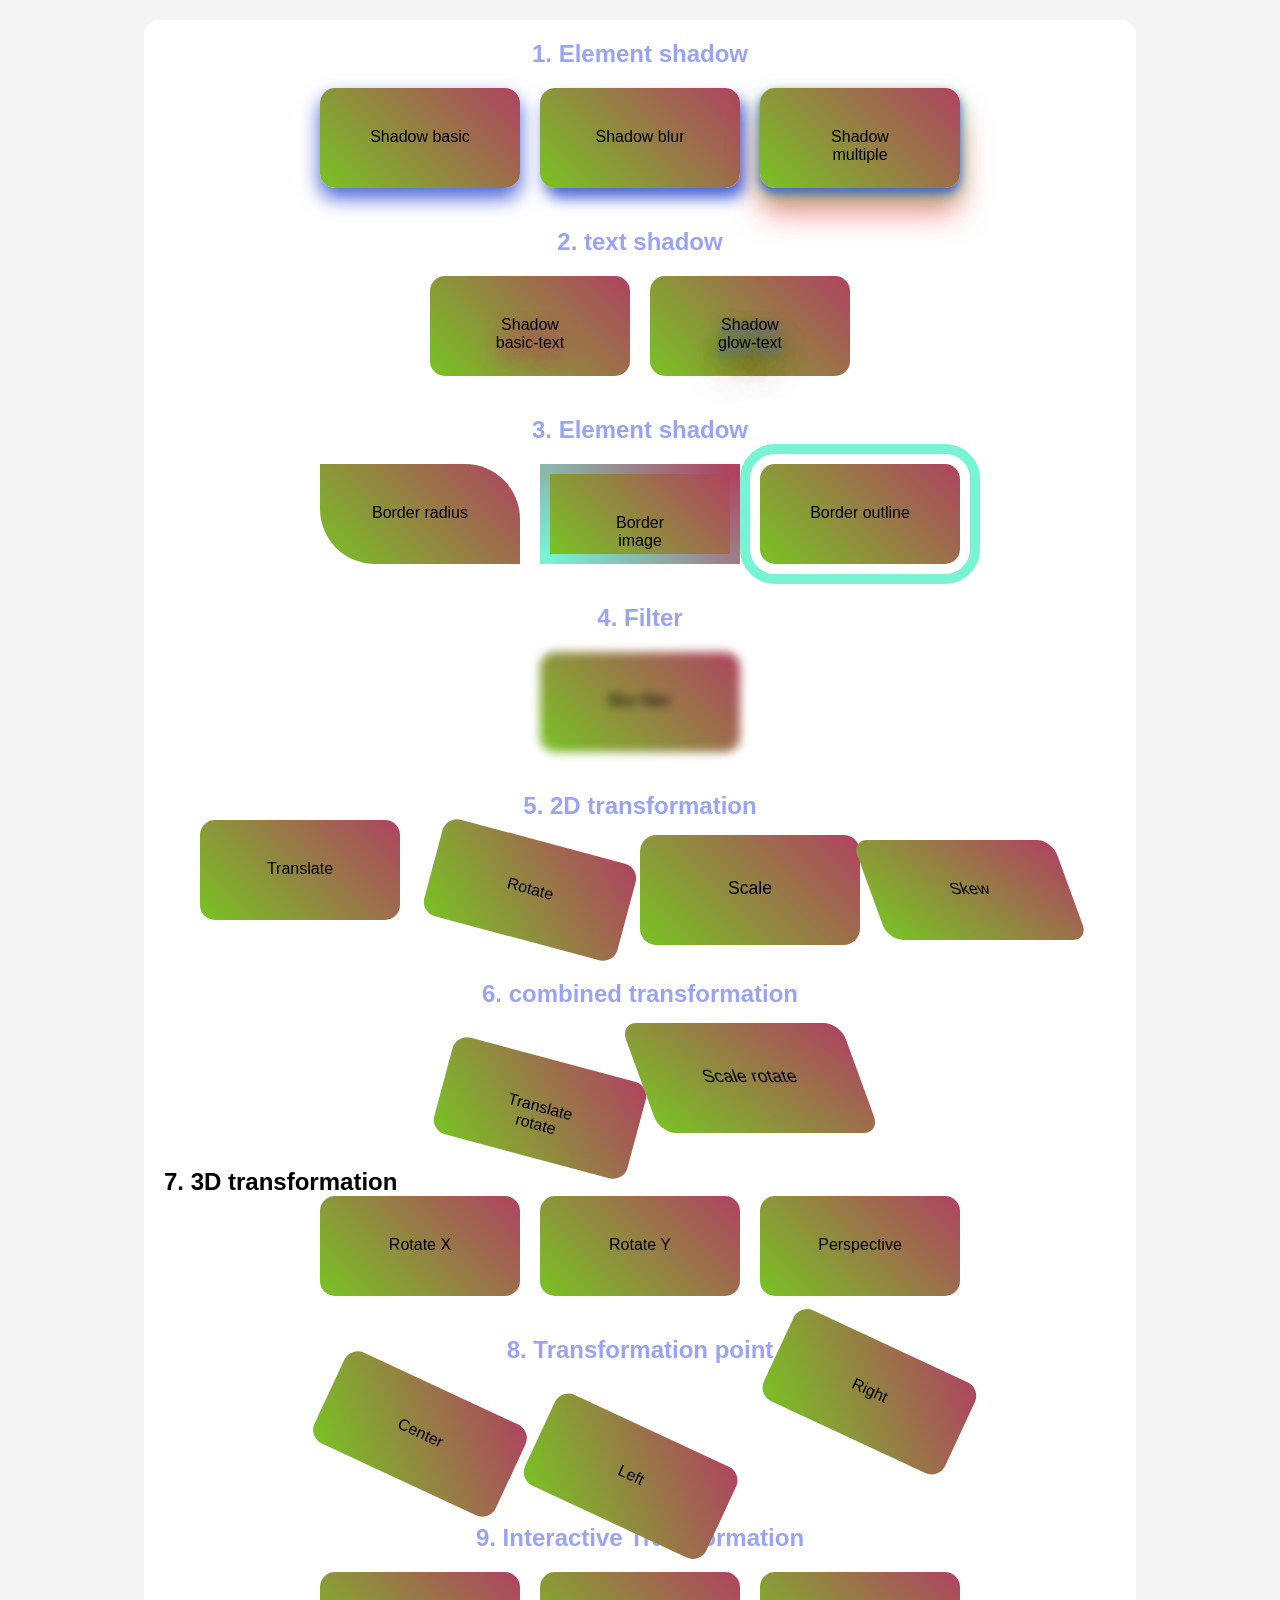
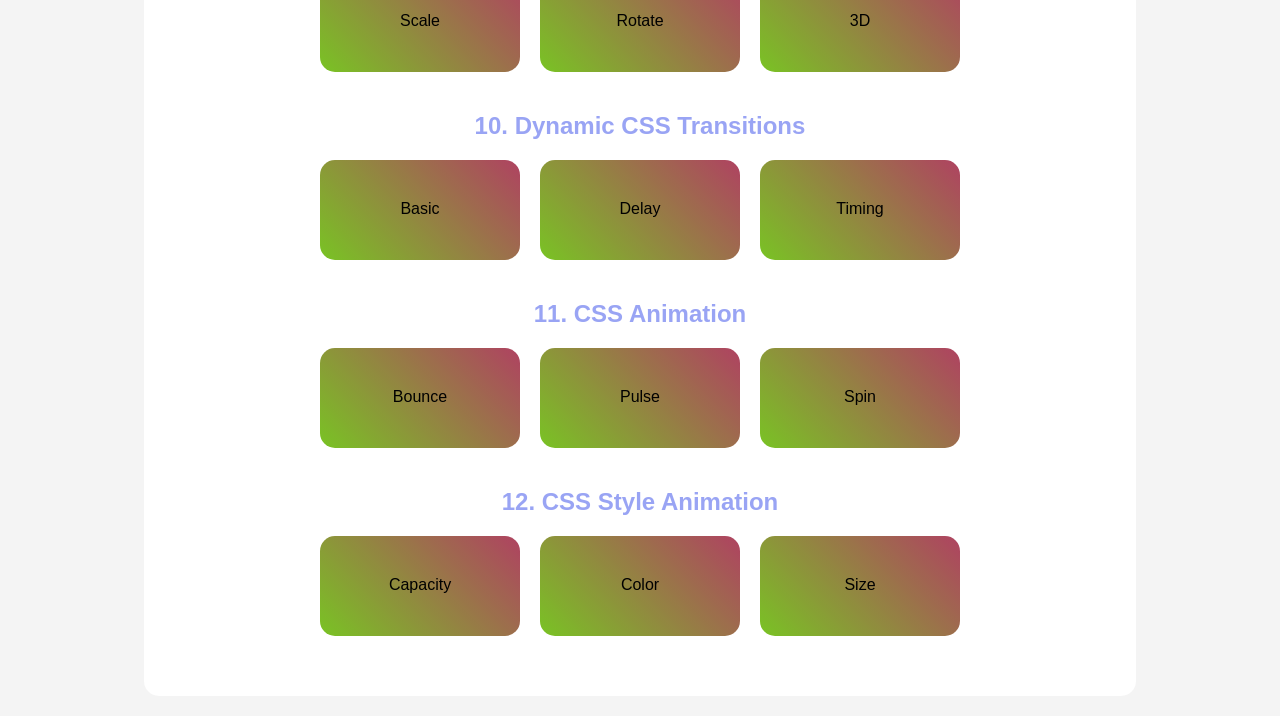
<file: Decorative css/index.html>
<!DOCTYPE html>
<html lang="en">
<head>
    <meta charset="UTF-8">
    <meta name="viewport" content="width=device-width, initial-scale=1.0">
    <title>Decorative css</title>
    <link rel="stylesheet" href="style.css">
</head>
<body>
    <div class="container">
        
        <section class="main-section">
            <h2 class="main-section__title">1. Element shadow</h2>
            <div class="example-row">
                <div class="example-box shadow-basic">Shadow basic</div>
                <div class="example-box shadow-blur">Shadow blur</div>
                <div class="example-box shadow-multiple">Shadow multiple</div>
            </div>
        </section>

        <section class="main-section">
            <h2 class="main-section__title">2. text shadow</h2>
            <div class="example-row">
                <div class="example-box shadow-basic-text">Shadow basic-text</div>
                <div class="example-box shadow-glow-text">Shadow glow-text</div>
                
            </div>
        </section>

        <section class="main-section">
            <h2 class="main-section__title">3. Element shadow</h2>
            <div class="example-row">
                <div class="example-box border-radius">Border radius</div>
                <div class="example-box border-image">Border image</div>
                <div class="example-box border-outline">Border outline</div>
            </div>
        </section>

        <section class="main-section">
            <h2 class="main-section__title">4. Filter</h2>
            <div class="example-row">
                <div class="example-box blur-filter">Blur filter</div>

            </div>
        </section>

        <section class="main-section">
            <h2 class="main-section__title">5. 2D transformation</h2>
            <div class="example-row">
                <div class="example-box translate">Translate</div>
                <div class="example-box rotate">Rotate</div>
                <div class="example-box scale">Scale</div>
                <div class="example-box skew">Skew</div>

            </div>
        </section>

        <section class="main-section">
            <h2 class="main-section__title">6. combined transformation</h2>
            <div class="example-row">
                <div class="example-box translate-rotate">Translate rotate</div>
                <div class="example-box scale-rotate">Scale rotate</div>
                

            </div>
        </section>

        <section class="main-section">
            <h2 class="main__section-title">7. 3D transformation</h2>
            <div class="example-row">
                <div class="example-box rotate-x">Rotate X</div>
                <div class="example-box rotate-y">Rotate Y</div>
                <div class="example-box perspective">Perspective</div>

            </div>
        </section>
        <section class="main-section">
            <h2 class="main-section__title">8. Transformation point</h2>
            <div class="example-row">
                <div class="example-box point-center">Center</div>
                <div class="example-box point-left">Left</div>
                <div class="example-box point-right">Right</div>

            </div>
        </section>

        <section class="main-section">
            <h2 class="main-section__title">9. Interactive Transformation</h2>
            <div class="example-row">
                <div class="example-box hover-scale">Scale</div>
                <div class="example-box hover-rotate">Rotate</div>
                <div class="example-box hover-3d">3D</div>

            </div>
        </section>

        <section class="main-section">
            <h2 class="main-section__title">10. Dynamic CSS Transitions </h2>
            <div class="example-row">
                <div class="example-box transition-basic">Basic</div>
                <div class="example-box transition-delay">Delay</div>
                <div class="example-box transition-timing">Timing</div>

            </div>
        </section>

        <section class="main-section">
            <h2 class="main-section__title">11. CSS Animation </h2>
            <div class="example-row">
                <div class="example-box animation-bounce">Bounce</div>
                <div class="example-box animation-pulse">Pulse</div>
                <div class="example-box animation-spin">Spin</div>

            </div>
        </section>

        <section class="main-section">
            <h2 class="main-section__title">12. CSS Style Animation </h2>
            <div class="example-row">
                <div class="example-box opacity-an">Capacity</div>
                <div class="example-box color-animation">Color</div>
                <div class="example-box size-animation">Size</div>

            </div>
        </section>
    </div>
</body>
</html>
</file>
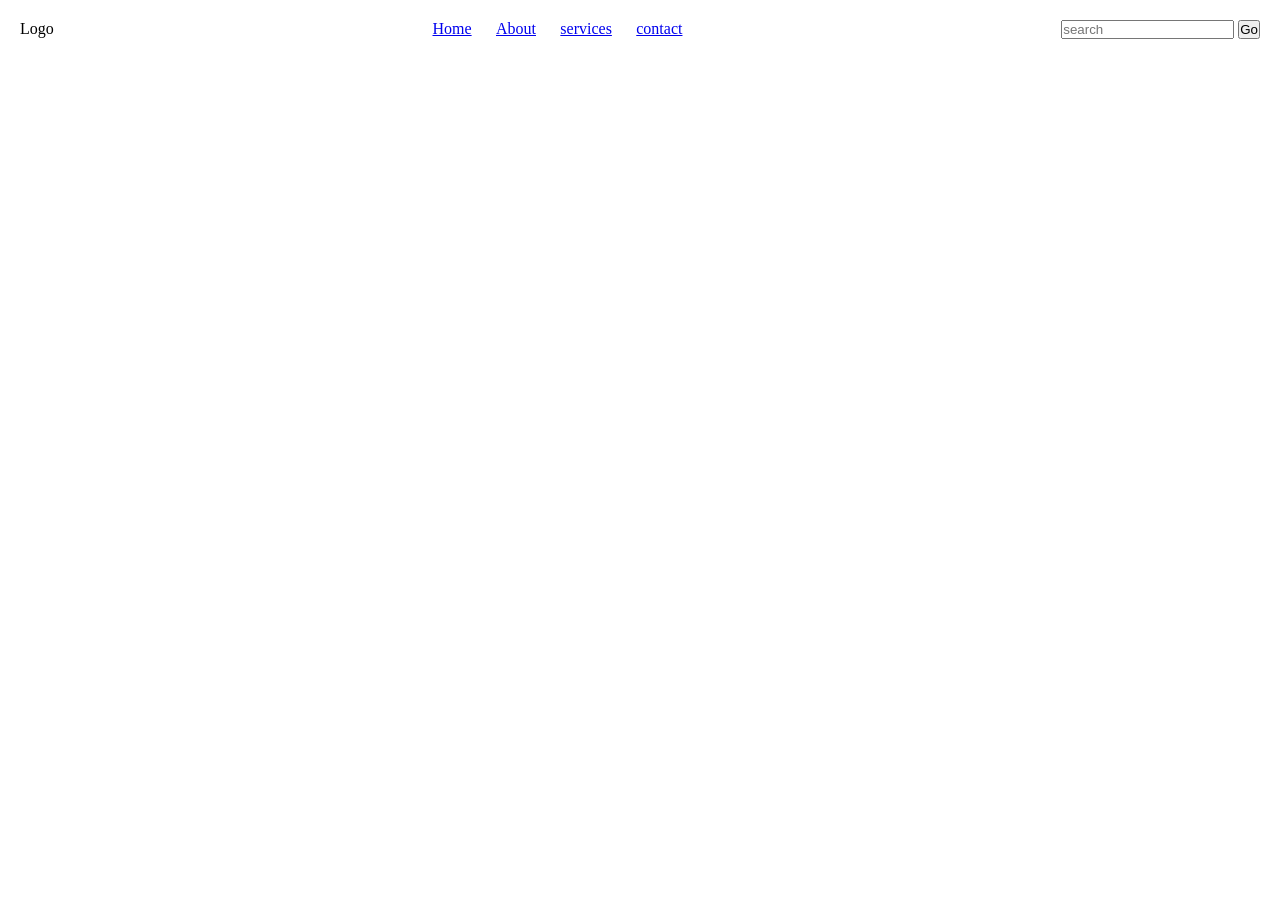
<file: Downloads/Flexbox/index.html>
<!DOCTYPE html>
<html lang="en">
<head>
    <meta charset="UTF-8">
    <meta name="viewport" content="width=device-width, initial-scale=1.0">
    <title>Document</title>
    <link rel="stylesheet" href="style.css">
</head>
<body>
    <!--<div class="parent">
        <div class="child">This is child component 
            1
        </div>
        <div class="child">
            This is a child component
            2
        </div>
        <div class="child">This is a child component 
            3
        </div>
        <div class="child">This is a child component
            4
        </div>
        <div class="child">This is a child component
            5
        </div>
    </div>-->
    <div class="main-container">
        <div class="logo">Logo</div>

        <div class="nav">
            <a href="https://www.youtube.com/">Home</a>
            <a href="#">About</a>
            <a href="#">services</a>
            <a href="#">contact</a>
        </div>
        <div class="search">
            <input type="text" placeholder="search">
            <button>Go</button>
        </div>
    </div>
</body>
</html>
</file>
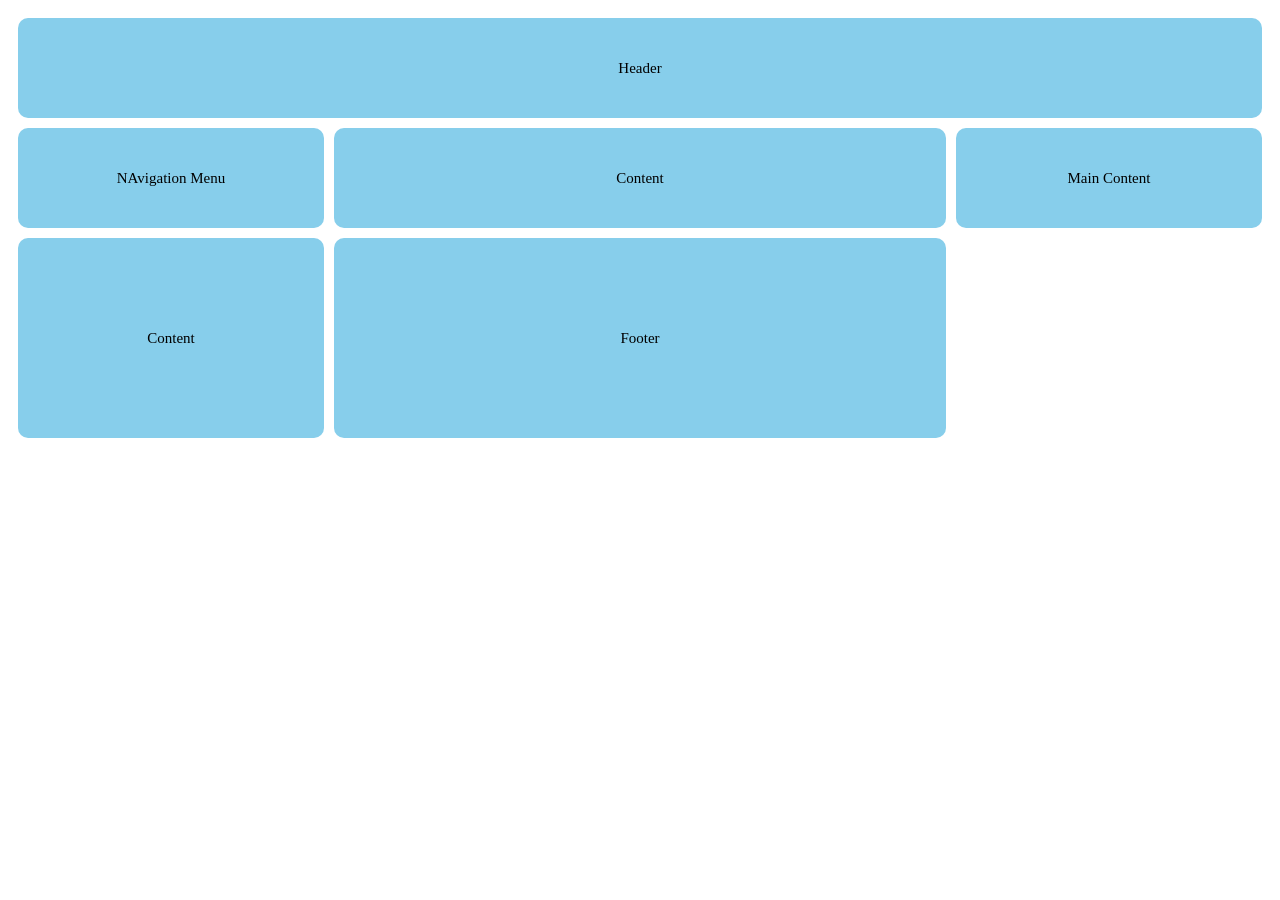
<file: Downloads/Flexbox/Grid/index.html>
<!DOCTYPE html>
<html lang="en">
<head>
    <meta charset="UTF-8">
    <meta name="viewport" content="width=device-width, initial-scale=1.0">
    <title>CSS Grid</title>
    <link rel="stylesheet" href="style.css">
</head>
<body>
    <div class="main-container">
        <div class="section header">Header</div>
        <div class="section navigation">NAvigation Menu</div>
        <div class="section left">Content</div>
        <div class="section middle">Main Content</div>
        <div class="section right">Content</div>
        <div class="section footer">Footer</div>
    </div>
</body>
</html>
</file>
<file: Decorative css/style.css>
*{
    box-sizing: border-box;
    margin: 0;
    padding: 0;
}
body{
    font-family: Arial, sans-serif;
    background-color: #f4f4f4;
    padding: 20px;
    
}



.container{
    max-width: 80%;
    margin: auto;
    background: #fff;
    padding: 20px;
    border-radius: 15px;
}

.main-section{
    margin-bottom: 40px;
}
.main-section__title{
    text-align: center;
    color: #6677eeaa;
    margin-bottom: 20px;

}.example-row{
    display: flex;
    justify-content: center;
    flex-wrap: wrap;
    gap: 20px;
}
.example-box{
    width: 200px;
    height: 100px;
    background: linear-gradient(45deg, #79c324, #af4261);
    border-radius: 15px;
    text-align: center;
    padding: 40px 50px

}
.shadow-basic{
    box-shadow: 0px 10px 20px rgba(71, 97, 216);
    
}
.shadow-blur{
    box-shadow: 5px 10px 15px rgba(71, 97, 216);
}
.shadow-multiple{
    box-shadow: 
    0px 5px 10px rgba(71, 97, 216), 
    0px 10px 20px rgba(27, 201, 56, 0.5), 
    0px 25px 30px rgba(238, 42, 42, 0.5);
}
.shadow-basic-text{

    text-shadow: 0px 10px 20px rgb(214, 20, 140);

}
.shadow-glow-text{
    text-shadow:  0px 5px 10px rgba(71, 97, 216), 
    0px 10px 20px rgba(27, 201, 56, 0.5), 
    0px 25px 30px rgba(238, 42, 42, 0.5);
}

.border-radius{
    border-radius: 0 55px 0 55px;
}
.border-image{
    border: 10px solid;

    border-image: linear-gradient(45deg, #78f3d4, #af4261) 1;
}

.border-outline{
    outline: 10px solid #78f3d4;
    outline-offset: 10px;
}
.blur-filter{
    filter: blur(5px);
}
.translate{
    transform: translate(-10px, -20px);
}
.rotate{
    transform: rotate(15deg);
}
.scale{
    transform: scale(1.1);
}
.skew{
    transform: skew(20deg);
}
.translate-rotate{
    transform: translate(10px, 30px) rotate(15deg);
}
.scale-rotate{
    transform: scale(1.1) skew(20deg);
}
.rotate-x:hover{
    transform: rotateX(360deg);
    transition: transform 1s ease;
}
.rotate-y:hover{
    transform: rotateY(360deg);
    transition: transform 1s ease;
}
.perspective:hover{
    transform: perspective(500px) rotateY(20deg);
    transition: transform 1s ease;
}
.point-center{
    transform-origin: center;
    transform: rotate(25deg);
}
.point-left{
    transform-origin: left;
    transform: rotate(25deg);
}
.point-right{
    transform-origin: right;
    transform: rotate(25deg);
}
.hover-scale:hover{
    transition: transform 1.3s ease;
    transform: scale(1.4);
}
.hover-rotate:hover{
    transition: transform 1s ease;
    transform: rotate(100deg);
}
.hover-3d:hover{
    transition: transform 1s ease;
    transform: perspective(50px) rotateY(20deg);
}
.transition-basic{
    transition: 1s ease-in-out
}
.transition-basic:hover{
    background: linear-gradient(45deg, #ff6b6b, #65d6f0);
    transform: scale(1.5);
}
.transition-delay{
    transition: all 2s ease-in-out;
}
.transition-delay:hover{
    background: linear-gradient(45deg, #ff6b6b, #65d6f0);
    transform: translateX(20px);
}
.transition-timing{
    transition: all 2s ease-in-out;
    
}
.transition-timing:hover{
    background: linear-gradient(45deg, #ff6b6b, #65d6f0);
    transform: rotate(20deg);
}
.animation-bounce{
    animation: bounce 2s infinite;
}
@keyframes bounce{
    0%, 100%{
        transform: translateY(0);
    }
    50%{
        transform: translateY(-20px);
    }
    100%{
        transform: translateY(0);
    }
}
.animation-pulse{
    animation: pulse 2s infinite;
}
@keyframes pulse{
    0%, 100%{
        transform: scale(1);
    }
    50%{
        transform: scale(1.1);
    }
}
.animation-spin{
    animation: spin 2s linear infinite;
}
@keyframes spin{
    0%{
        transform: rotate(0deg);
    }
    100%{
        transform: rotate(360deg);
    }
}
.opacity-animation{
    animation: opacity 3s ease-in-out;
}
.opacity-animation:hover{
    opacity: 0.5;
    transform: translateY(-20px);
}
.color-transition{
    animation: colorChange 3s ease-in-out;
}
.color-transition:hover{
    color:#ff6b6b
    background: linear-gradient(45deg, #ff6b6b, #65d6f0);
}
</file>
<file: Downloads/Flexbox/style.css>
/* .parent {  
    display: flex;
    flex-direction: row;
    flex-wrap: wrap;
    background-color: #90ee90;
    max-width: 500px;
}
.child {
    display: flex;
    justify-content: center;;
    min-width: 500px;;
    text-align: center;
    height: 100px;
    border: 3px solid white;
  }  */
    
  * {
    margin: 0;
    padding: 0;
    box-sizing: border-box;
  }
  .main-container {
    display: flex;
    justify-content: space-between;
    margin: 20px;
  }

  .nav {
    display: flex;
    justify-content: space-between;
    width: 250px;
  }
</file>
<file: Downloads/Flexbox/Grid/style.css>
.main-container {
    display: grid;
    grid-template-columns: 1fr 2fr 1fr;
    grid-template-rows: 100px 100px 200px 100px;
    gap: 10px;
    padding: 10px;

}

.section {
    background-color: skyblue;
    display: flex;
    justify-content: center;
    align-items: center;
    border-radius: 10px;
    font-size: 15px;

}

.header {
    grid-column: 1/4;
    
}
</file>
